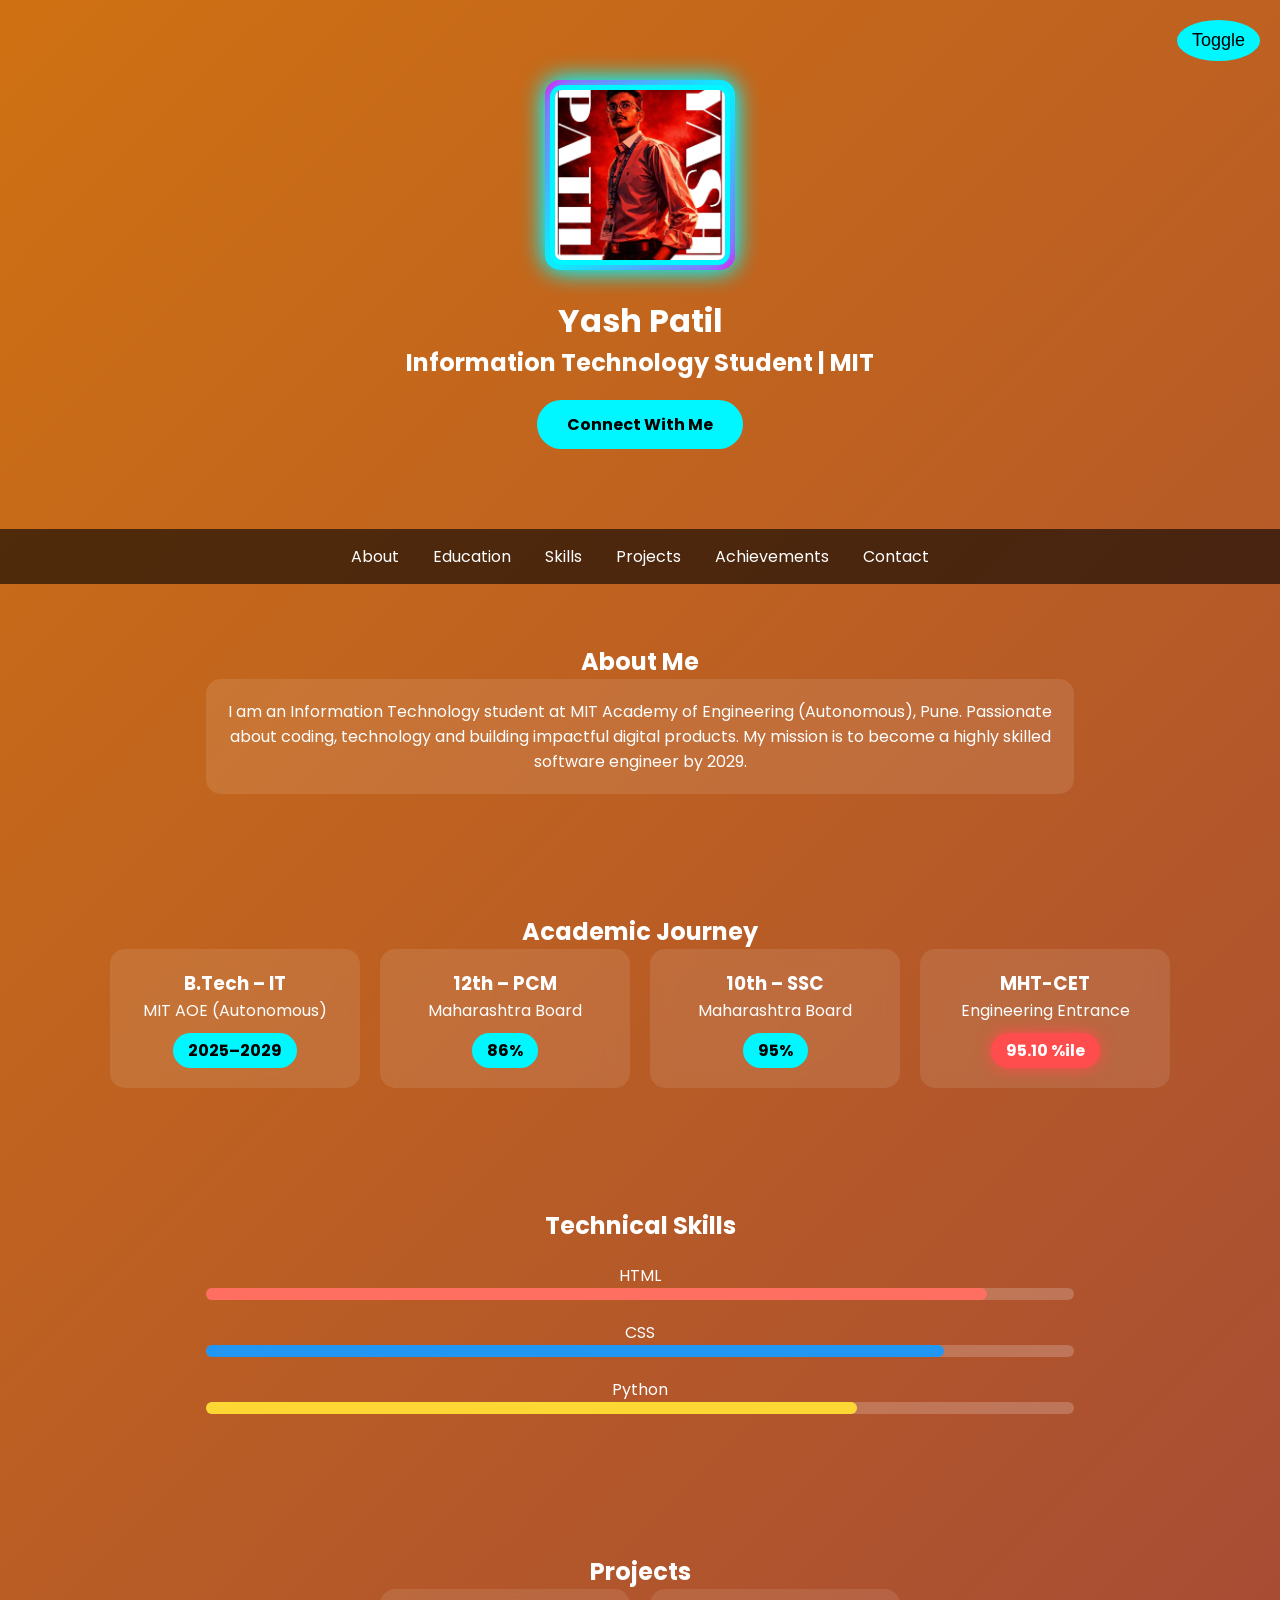
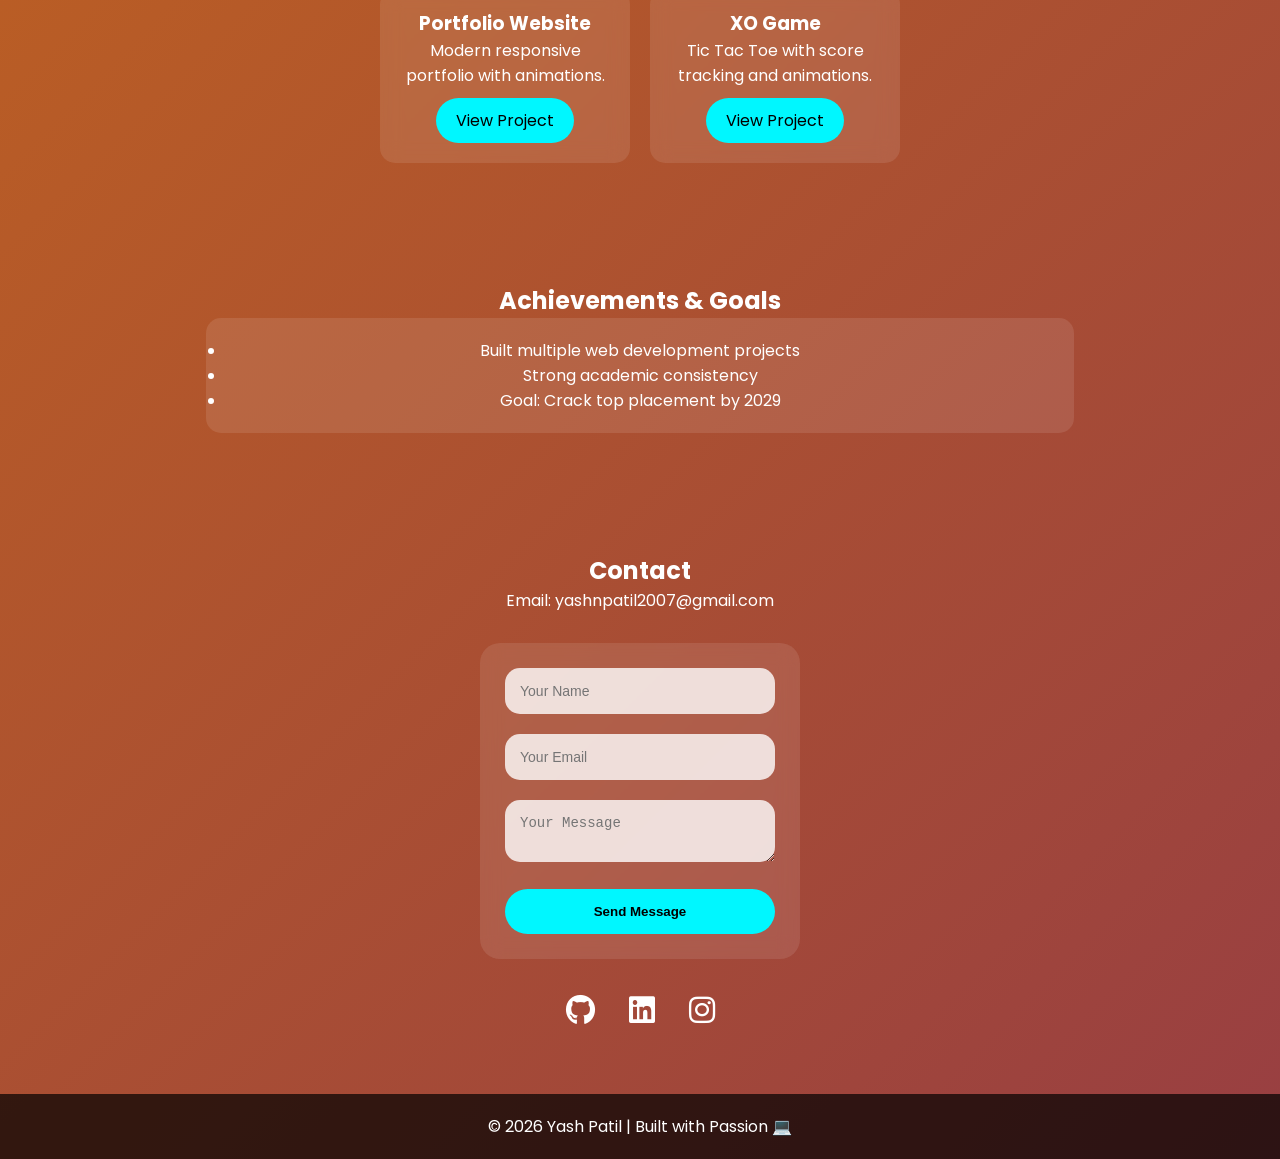
<file: index.html>
<!DOCTYPE html>
<html lang="en">
<head>
<meta charset="UTF-8">
<meta name="viewport" content="width=device-width, initial-scale=1.0">
<title>Yash Patil | Ultimate Portfolio</title>

<link rel="stylesheet" href="style.css">

<link href="https://fonts.googleapis.com/css2?family=Poppins:wght@300;500;700&display=swap" rel="stylesheet">

<link rel="stylesheet" href="https://cdnjs.cloudflare.com/ajax/libs/font-awesome/6.4.0/css/all.min.css">

</head>
<body>

<header class="hero">

    <button id="theme-toggle">Toggle</button>

    <div class="profile-container">
        <img src="profile.jpeg" alt="Yash Patil" class="profile-pic">
    </div>

    <h1>Yash Patil</h1>
    <h2 class="typing"></h2>
    <a href="#contact" class="btn">Connect With Me</a>

</header>


<nav>
    <a href="#about">About</a>
    <a href="#education">Education</a>
    <a href="#skills">Skills</a>
    <a href="#projects">Projects</a>
    <a href="#achievements">Achievements</a>
    <a href="#contact">Contact</a>
</nav>

<section id="about">
    <h2>About Me</h2>
    <div class="glass">
        <p>
            I am an Information Technology student at MIT Academy of Engineering (Autonomous), Pune.
            Passionate about coding, technology and building impactful digital products.
            My mission is to become a highly skilled software engineer by 2029.
        </p>
    </div>
</section>

<section id="education">
    <h2>Academic Journey</h2>
    <div class="grid">

        <div class="card">
            <h3>B.Tech – IT</h3>
            <p>MIT AOE (Autonomous)</p>
            <span class="badge">2025–2029</span>
        </div>

        <div class="card">
            <h3>12th – PCM</h3>
            <p>Maharashtra Board</p>
            <span class="badge">86%</span>
        </div>

        <div class="card">
            <h3>10th – SSC</h3>
            <p>Maharashtra Board</p>
            <span class="badge">95%</span>
        </div>

        <div class="card">
            <h3>MHT-CET</h3>
            <p>Engineering Entrance</p>
            <span class="badge highlight">95.10 %ile</span>
        </div>

    </div>
</section>

<section id="skills">
    <h2>Technical Skills</h2>

    <div class="skill">
        <p>HTML</p>
        <div class="progress"><div class="bar html"></div></div>
    </div>

    <div class="skill">
        <p>CSS</p>
        <div class="progress"><div class="bar css"></div></div>
    </div>

    <div class="skill">
        <p>Python</p>
        <div class="progress"><div class="bar python"></div></div>
    </div>
</section>

<section id="projects">
    <h2>Projects</h2>
    <div class="grid">

        <div class="card">
            <h3>Portfolio Website</h3>
            <p>Modern responsive portfolio with animations.</p>
            <a href="#" class="project-btn">View Project</a>
        </div>

        <div class="card">
            <h3>XO Game</h3>
            <p>Tic Tac Toe with score tracking and animations.</p>
            <a href="xo.html" class="project-btn">View Project</a>
        </div>

    </div>
</section>

<section id="achievements">
    <h2>Achievements & Goals</h2>
    <div class="glass">
        <ul>
            <li>Built multiple web development projects</li>
            <li>Strong academic consistency</li>
            <li>Goal: Crack top placement by 2029</li>
        </ul>
    </div>
</section>

<section id="contact">
    <h2>Contact</h2>
    <p>Email: yashnpatil2007@gmail.com</p>
<form class="contact-form" id="contactForm">

    <div>
        <input type="text" id="name" placeholder="Your Name" required>
    </div>

    <div>
        <input type="email" id="email" placeholder="Your Email" required>
    </div>

    <div>
        <textarea id="message" placeholder="Your Message" required></textarea>
    </div>

    <div>
        <button type="submit">Send Message</button>
    </div>

</form>
    <div class="social-links">
        <a href="https://github.com/yashnpatil2007-cloud" target="_blank"><i class="fab fa-github"></i></a>
        <a href="https://www.linkedin.com/in/yash-patil-1542b0395" target="_blank"><i class="fab fa-linkedin"></i></a>
        <a href="https://instagram.com/yashpatil_75" target="_blank"><i class="fab fa-instagram"></i>
</a>
    </div>
</section>

<footer>
    <p>© 2026 Yash Patil | Built with Passion 💻</p>
</footer>

<script src="script.js"></script>
</body>
</html>
</file>
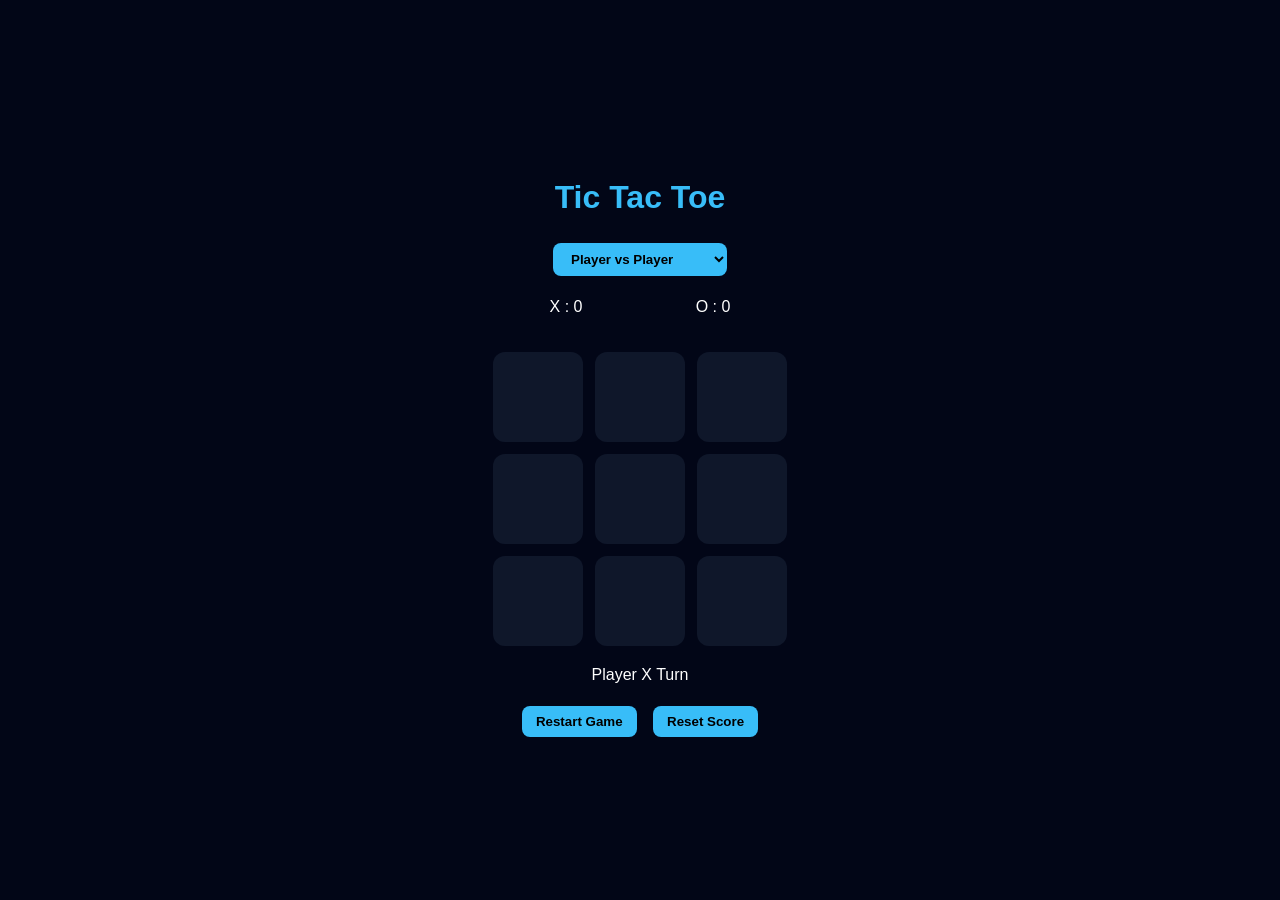
<file: xo.html>
<!DOCTYPE html>
<html lang="en">
<head>
<meta charset="UTF-8">
<title>XO Game | Yash</title>
<meta name="viewport" content="width=device-width, initial-scale=1.0">

<style>
body{
    margin:0;
    background:#020617;
    color:white;
    font-family:Arial, sans-serif;
    display:flex;
    justify-content:center;
    align-items:center;
    height:100vh;
}

.game{
    text-align:center;
    animation: zoomIn .6s ease;
}

@keyframes zoomIn{
    from{transform:scale(.6);opacity:0}
    to{transform:scale(1);opacity:1}
}

h1{color:#38bdf8}

.board{
    display:grid;
    grid-template-columns:repeat(3,90px);
    gap:12px;
    margin:20px auto;
}

.cell{
    width:90px;
    height:90px;
    background:#0f172a;
    font-size:48px;
    display:flex;
    justify-content:center;
    align-items:center;
    cursor:pointer;
    border-radius:12px;
    transition:.25s;
}

.cell:hover{
    transform:scale(1.08);
    background:#1e293b;
}

.cell.pop{
    animation: pop .2s ease;
}

@keyframes pop{
    0%{transform:scale(.5)}
    100%{transform:scale(1)}
}

.cell.win{
    background:#22c55e;
    color:black;
    animation: glow .6s infinite alternate;
}

@keyframes glow{
    from{box-shadow:0 0 10px #22c55e}
    to{box-shadow:0 0 25px #22c55e}
}

.score{
    display:flex;
    justify-content:space-around;
    margin-bottom:10px;
}

button,select{
    margin:6px;
    padding:8px 14px;
    border:none;
    border-radius:8px;
    background:#38bdf8;
    font-weight:bold;
    cursor:pointer;
}
</style>
</head>

<body>

<div class="game">
<h1>Tic Tac Toe</h1>

<select id="mode">
    <option value="pvp">Player vs Player</option>
    <option value="ai">Player vs Computer</option>
</select>

<div class="score">
    <p>X : <span id="xScore">0</span></p>
    <p>O : <span id="oScore">0</span></p>
</div>

<div class="board" id="board"></div>
<p id="status">Player X Turn</p>

<button onclick="resetGame()">Restart Game</button>
<button onclick="resetScore()">Reset Score</button>
</div>

<script>
const board = document.getElementById("board");
const statusText = document.getElementById("status");
const xScoreText = document.getElementById("xScore");
const oScoreText = document.getElementById("oScore");
const mode = document.getElementById("mode");

let cells = Array(9).fill("");
let currentPlayer = "X";
let gameActive = true;
let xScore = 0, oScore = 0;

const wins = [
[0,1,2],[3,4,5],[6,7,8],
[0,3,6],[1,4,7],[2,5,8],
[0,4,8],[2,4,6]
];

function createBoard(){
    board.innerHTML="";
    cells.forEach((_,i)=>{
        const d=document.createElement("div");
        d.className="cell";
        d.onclick=()=>play(i);
        board.appendChild(d);
    });
}

function play(i){
    if(!gameActive || cells[i]) return;

    cells[i]=currentPlayer;
    const cell=board.children[i];
    cell.textContent=currentPlayer;
    cell.classList.add("pop");

    if(checkWin()){
        statusText.textContent=`${currentPlayer} Wins 🎉`;
        gameActive=false;
        highlightWin();
        if(currentPlayer==="X"){
            xScore++; xScoreText.textContent=xScore;
        } else {
            oScore++; oScoreText.textContent=oScore;
        }
        return;
    }

    if(!cells.includes("")){
        statusText.textContent="Draw 😐";
        gameActive=false;
        return;
    }

    currentPlayer = currentPlayer==="X"?"O":"X";
    statusText.textContent=`Player ${currentPlayer} Turn`;

    if(mode.value==="ai" && currentPlayer==="O"){
        setTimeout(aiMove,500);
    }
}

function aiMove(){
    let empty=cells.map((v,i)=>v==""?i:null).filter(v=>v!==null);
    play(empty[Math.floor(Math.random()*empty.length)]);
}

function checkWin(){
    return wins.some(w=>w.every(i=>cells[i]===currentPlayer));
}

function highlightWin(){
    wins.forEach(w=>{
        if(w.every(i=>cells[i]===currentPlayer)){
            w.forEach(i=>board.children[i].classList.add("win"));
        }
    });
}

function resetGame(){
    cells=Array(9).fill("");
    currentPlayer="X";
    gameActive=true;
    statusText.textContent="Player X Turn";
    createBoard();
}

function resetScore(){
    xScore=0; oScore=0;
    xScoreText.textContent=xScore;
    oScoreText.textContent=oScore;
    resetGame();
}

createBoard();
</script>

</body>
</html>
</file>
<file: style.css>
*{margin:0;padding:0;box-sizing:border-box;}
html {
    scroll-behavior: smooth;
}


body{
font-family:'Poppins', 'Segoe UI Emoji', 'Noto Color Emoji', sans-serif;
background:linear-gradient(-45deg,#1f1c2c,#4c2c65,#862e52,#cf7112);
background-size:400% 400%;
animation:gradient 10s ease infinite;
color:white;
text-align:center;
}

@keyframes gradient{
0%{background-position:0% 50%;}
50%{background-position:100% 50%;}
100%{background-position:0% 50%;}
}

.hero{padding:80px 20px;}

.btn{
display:inline-block;
margin-top:20px;
padding:12px 30px;
background:#00f7ff;
color:black;
border-radius:30px;
text-decoration:none;
font-weight:bold;
}

nav{
background:rgba(0,0,0,0.6);
padding:15px;
}

nav a{
margin:15px;
color:white;
text-decoration:none;
}

section{
    padding:60px 20px;
    opacity: 1;  /* change yeh kiya */
    transform: translateY(0);
    transition: 0.6s;
}

.grid{
display:flex;
flex-wrap:wrap;
justify-content:center;
gap:20px;
}

.card{
background:rgba(255,255,255,0.1);
backdrop-filter:blur(10px);
padding:20px;
width:250px;
border-radius:15px;
transition:0.3s;
}

.card:hover {
    transform: translateY(-10px) scale(1.05);
    box-shadow: 0 10px 40px rgba(0,0,0,0.6);
}
.glass{
background:rgba(255,255,255,0.1);
padding:20px;
width:70%;
margin:auto;
border-radius:15px;
}

.skill{width:70%;margin:20px auto;}

.progress{background:rgba(255,255,255,0.2);border-radius:20px;}

.bar{height:12px;border-radius:20px;animation:load 2s forwards;}

.html{width:90%;background:#ff6f61;}
.css{width:85%;background:#2196f3;}
.python{width:75%;background:#fdd835;}

@keyframes load{from{width:0;}}

.badge{
display:inline-block;
margin-top:10px;
padding:5px 15px;
background:#00f7ff;
color:black;
border-radius:20px;
font-weight:bold;
}

.highlight{
background:#ff4d4d;
color:white;
box-shadow:0 0 15px #ff4d4d;
}

.social-links a{
margin:15px;
font-size:30px;
color:white;
}

footer{
padding:20px;
background:rgba(0,0,0,0.7);
}
.profile-container {
    margin-bottom: 20px;
}
.profile-container {
    position: relative;
    display: inline-block;
}

.profile-container {
    position: relative;
    display: inline-block;
    padding: 5px;
    border-radius: 15px;
    background: linear-gradient(45deg, #00f7ff, #ff00ff, #00f7ff);
    animation: rotateBorder 4s linear infinite;
}

.profile-pic {
    display: block;
    border-radius: 12px;
}
@keyframes rotateBorder {
    0% {
        background: linear-gradient(45deg, #00f7ff, #ff00ff);
    }
    50% {
        background: linear-gradient(225deg, #ff00ff, #00f7ff);
    }
    100% {
        background: linear-gradient(45deg, #00f7ff, #ff00ff);
    }
}
.profile-container {
    box-shadow: 0 0 25px #00f7ff;
}
.profile-pic {
    width: 180px;
    height: 180px;
    border-radius: 12px; /* yaha change kiya */
    object-fit: cover;
    border: 5px solid #00f7ff;
    box-shadow: 0 0 25px #00f7ff;
}

.profile-pic:hover {
    transform: scale(1.1);
    box-shadow: 0 0 60px #00f7ff;
}
.social-links a:hover {
    color: #E1306C;
    transform: scale(1.2);
}
.project-btn {
    display: inline-block;
    width: auto;          /* 🔥 IMPORTANT */
    padding: 10px 20px;
    background: #00f7ff;
    color: black;
    border-radius: 25px;
    text-decoration: none;
    margin-top: 10px;
    transition: 0.3s;
}

.project-btn:hover {
    background: #ff00ff;
    color: white;
    transform: scale(1.05);
}
.contact-form {
    width: 320px;
    margin: 30px auto;
    display: flex;
    flex-direction: column;
    gap: 20px;

    background: rgba(255,255,255,0.1);
    backdrop-filter: blur(10px);
    padding: 25px;
    border-radius: 20px;
}

.contact-form input,
.contact-form textarea {
    width: 100%;
    padding: 15px;
    border-radius: 15px;
    border: none;
    outline: none;
    background: rgba(255,255,255,0.8);
    font-size: 14px;
}
.contact-form button {
    width: 100%;
    padding: 15px;
    border-radius: 30px;
    border: none;
    background: #00f7ff;
    font-weight: bold;
    cursor: pointer;
    transition: 0.3s;
}

.contact-form button:hover {
    background: #ff00ff;
    color: white;
    transform: scale(1.05);
}

.project-btn {
    display: inline-block !important;
    width: auto !important;
    padding: 10px 20px;
    background: #00f7ff;
    color: black;
    border-radius: 25px;
    text-decoration: none;
    margin-top: 10px;
    transition: 0.3s;
}

.project-btn:hover {
    background: #ff00ff;
    color: white;
    transform: scale(1.05);
}
.light-mode {
    background: white;
    color: black;
}

.light-mode .card {
    background: rgba(0,0,0,0.1);
}
#theme-toggle {
    position: fixed;
    top: 20px;
    right: 20px;
    padding: 10px 15px;
    border-radius: 50%;
    border: none;
    background: #00f7ff;
    cursor: pointer;
    font-size: 18px;
    z-index: 9999; 
}
</file>
